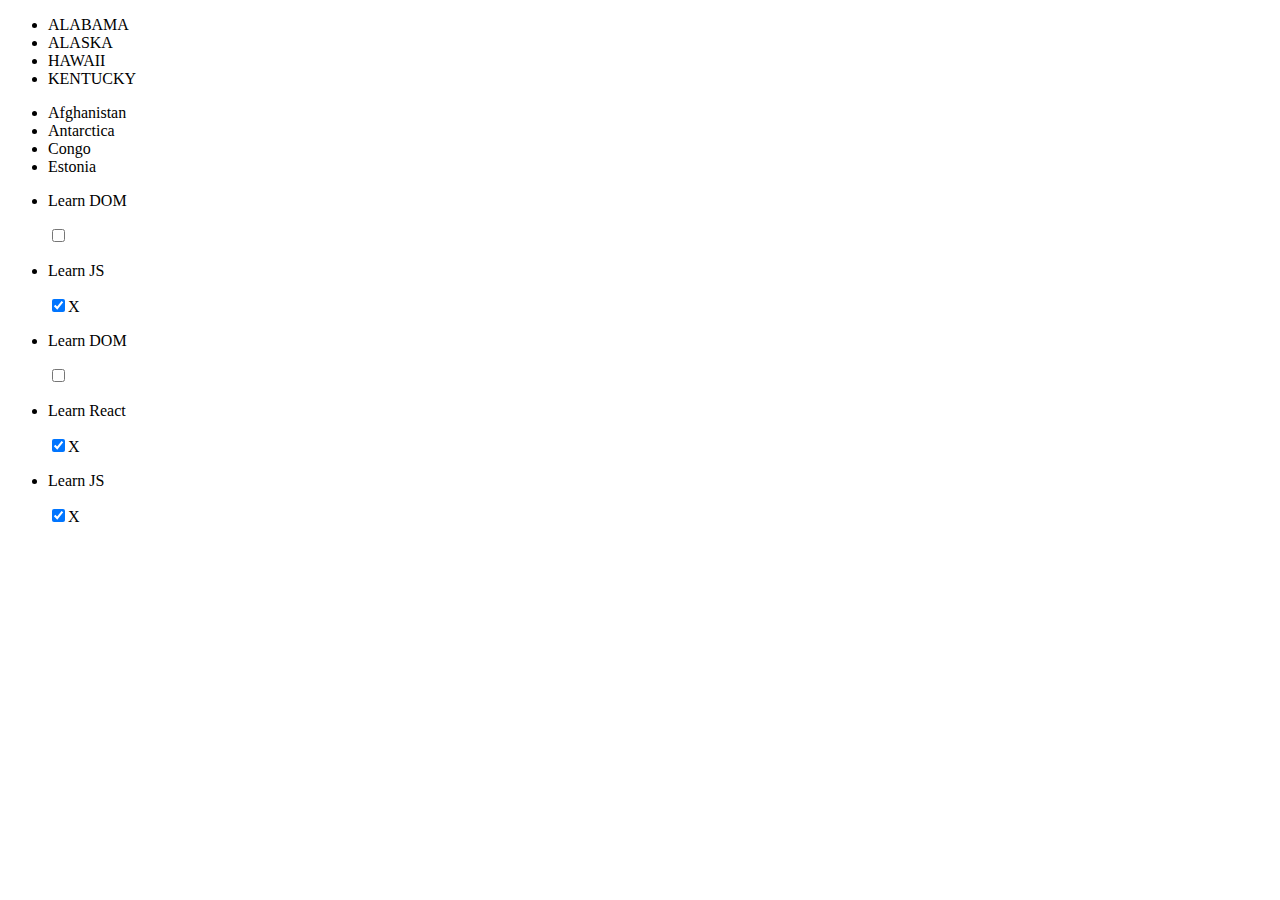
<file: block-BJaaeb/code/index.html>
<!DOCTYPE html>
<html lang="en">
  <head>
    <meta charset="UTF-8" />
    <meta name="viewport" content="width=device-width, initial-scale=1.0" />
    <title>Working With Input</title>
  </head>
  <body>
    <script src="./script.js"></script>
  </body>
</html>
</file>
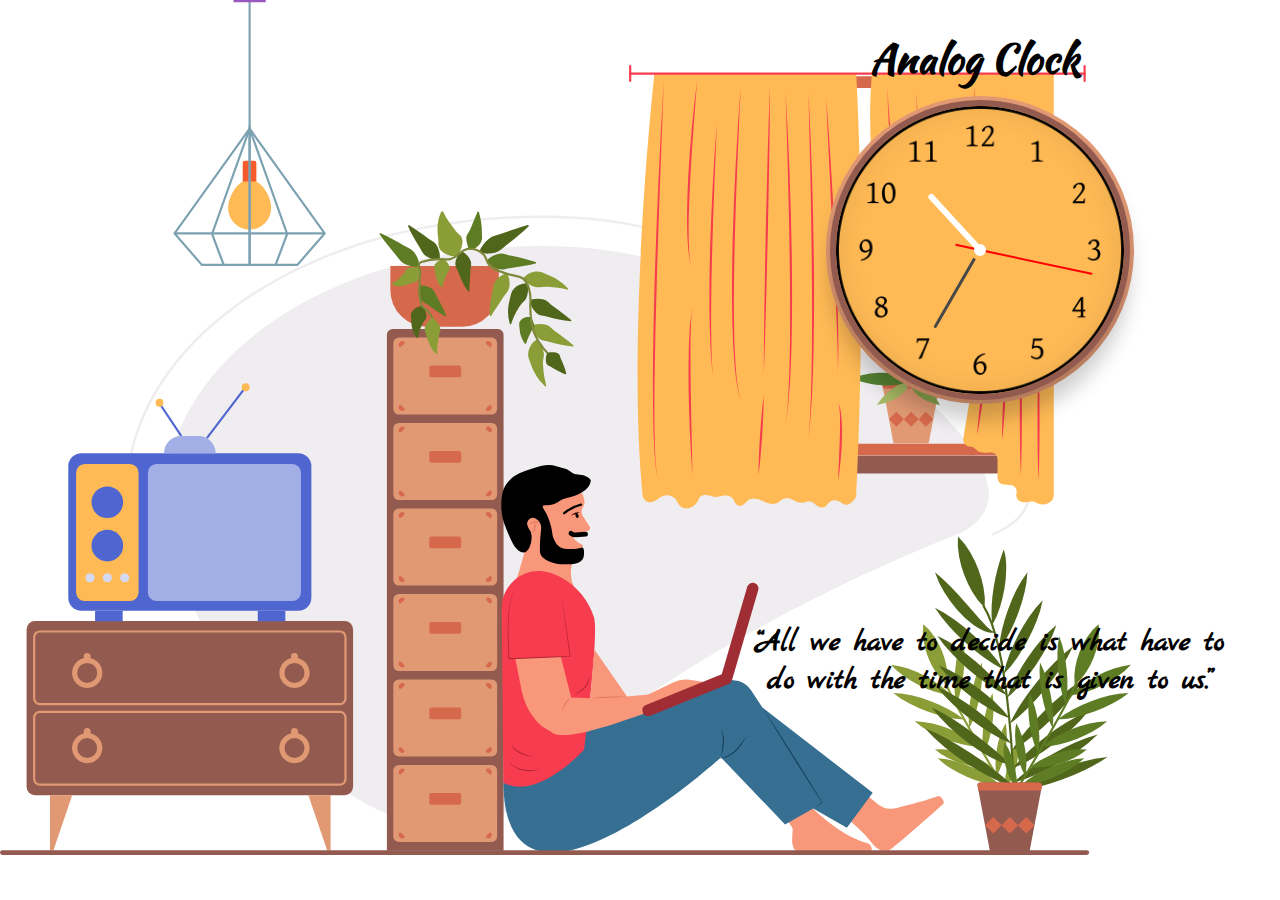
<file: block-BJaaeh/code/index.html>
<!DOCTYPE html>
<html lang="en">
  <head>
    <meta charset="UTF-8" />
    <meta name="viewport" content="width=device-width, initial-scale=1.0" />
    <title>Create A Dynamic Clock</title>
    <link rel="stylesheet" href="style.css" />
    <link href="https://fonts.googleapis.com/css2?family=Kaushan+Script&display=swap" rel="stylesheet">
    <link href="https://fonts.googleapis.com/css2?family=Kaushan+Script&family=Marck+Script&display=swap" rel="stylesheet">
  </head>
  <body>
    <section class="homeImage">
    </section>
    <script src="./script.js"></script>
  </body>
</html>
</file>
<file: block-BJaaeh/code/style.css>
* {
  box-sizing: border-box;
  padding: 0;
  margin: 0;
}
body {
  font-family: -apple-system, BlinkMacSystemFont, "Segoe UI", Roboto, Oxygen,
    Ubuntu, Cantarell, "Open Sans", "Helvetica Neue", sans-serif;
    
}
.container {
  display: grid;
  grid-template-columns: repeat(auto-fit, minmax(500px, 1fr));
  grid-gap: 1rem;
}
.box {
  border: 2px solid #d6bcfa;
  height: 500px;
  border-radius: 10px;
}
h1,
h2 {
  text-align: center;
}

.header{
  position: absolute;
  right: 200px;
  top: 30px;
  font-size: 40px;

}

.homeImage{
  background: url('./images/guy-working-at-home-2127164-0.svg');
  max-width: 1500px;
  height: 95vh;
  background-position: left;
  background-size: contain;
  background-repeat: no-repeat;
}


.homeImage q{
  position: absolute;
  bottom: 200px;
  right: 40px;
  font-size: 30px;
  width: 500px;
  text-align: center;
  font-weight: 700;
  font-family: 'Marck Script', cursive;
}

.clock{
  position: absolute;
  right: 150px;
  top: 100px;
  width: 300px;
  height: 300px;
  display: flex;
  justify-content: center;
  align-items: center;
  background: #FFBA55 url('./images/clock.png');
  background-size: cover;
  background-repeat: no-repeat;
  border-radius: 50%;
  border:6px solid #935B50;
  box-shadow: inset 0 0 30px rgba(0,0,0,0.1),
               0 20px 20px rgba(0,0,0,0.2),
               0 0 0 4px #E19974;
}

.clock::before{
  content: '';
  position: absolute;
  width: 8px;
  height: 8px;
  background-color: white;
  border: 2px solid white;
  z-index: 100;
  border-radius: 50%;
}


.hour,
.min,
.sec{
  position: absolute;
}

.hour, .hr{
  width: 160px;
  height: 150px;
}

.min, .mn{
  width: 190px;
  height: 180px;
}

.sec, .sc{
  width: 230px;
  height: 230px;
}

.hr, .mn , .sc{
  display: flex;
  justify-content: center;
  position: absolute;
  border-radius: 50%;
}

.hr::before{
  content: '';
  position: absolute;
  width: 6px;
  height: 70px;
  background: white;
  z-index: 10;
  border-radius: 6px 6px 0 0;
}


.mn::before{
  content: '';
  position: absolute;
  width: 3px;
  height: 80px;
  background: rgb(73, 72, 72);
  z-index: 11;
  border-radius: 6px 6px 0 0;
}


.sc::before{
  content: '';
  position: absolute;
  width: 2px;
  height: 140px;
  background:red;
  z-index: 11;
  border-radius: 6px 6px 0 0;
}



body{
  font-family: 'Kaushan Script', cursive;
}




@media screen and (max-width:720px){
  .homeImage{
    display: flex;
    flex-direction: column;
    justify-content: space-between;
    background: none;
    margin: 0 auto;
    padding: 16px 32px;
    text-align: center;
    background-color: tomato;
    color: white;
  }

  .header{
    position: relative;
    left: 20px;
    font-size: 30px;
    text-align: center;
  }

  .clock{
    position: relative;
    left: 5px;
    top: -30px;
  }

  .homeImage q{
    position: relative;
    left: 20px;
    bottom: 80px;
    width: 250px;
    text-shadow: 5px 5px 10px rgba(0,0,0,0.5);
  }
}
</file>
